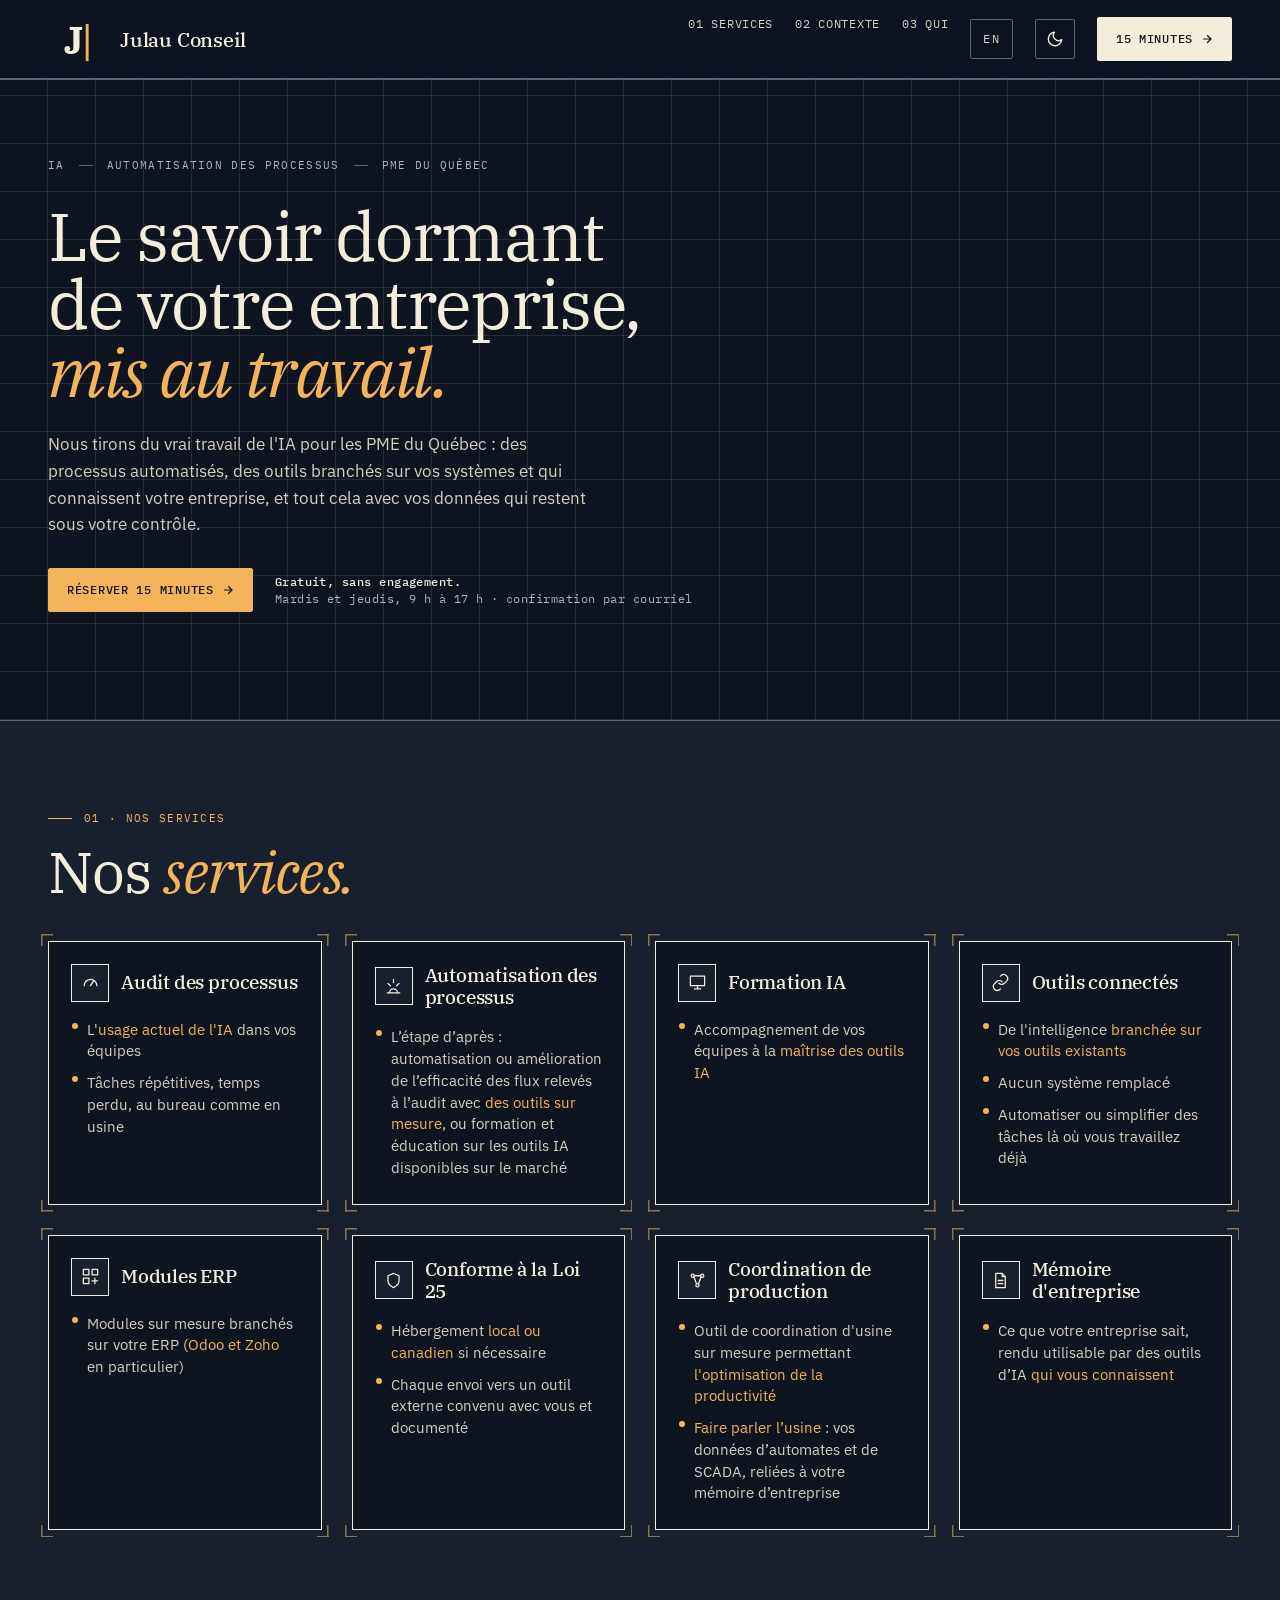
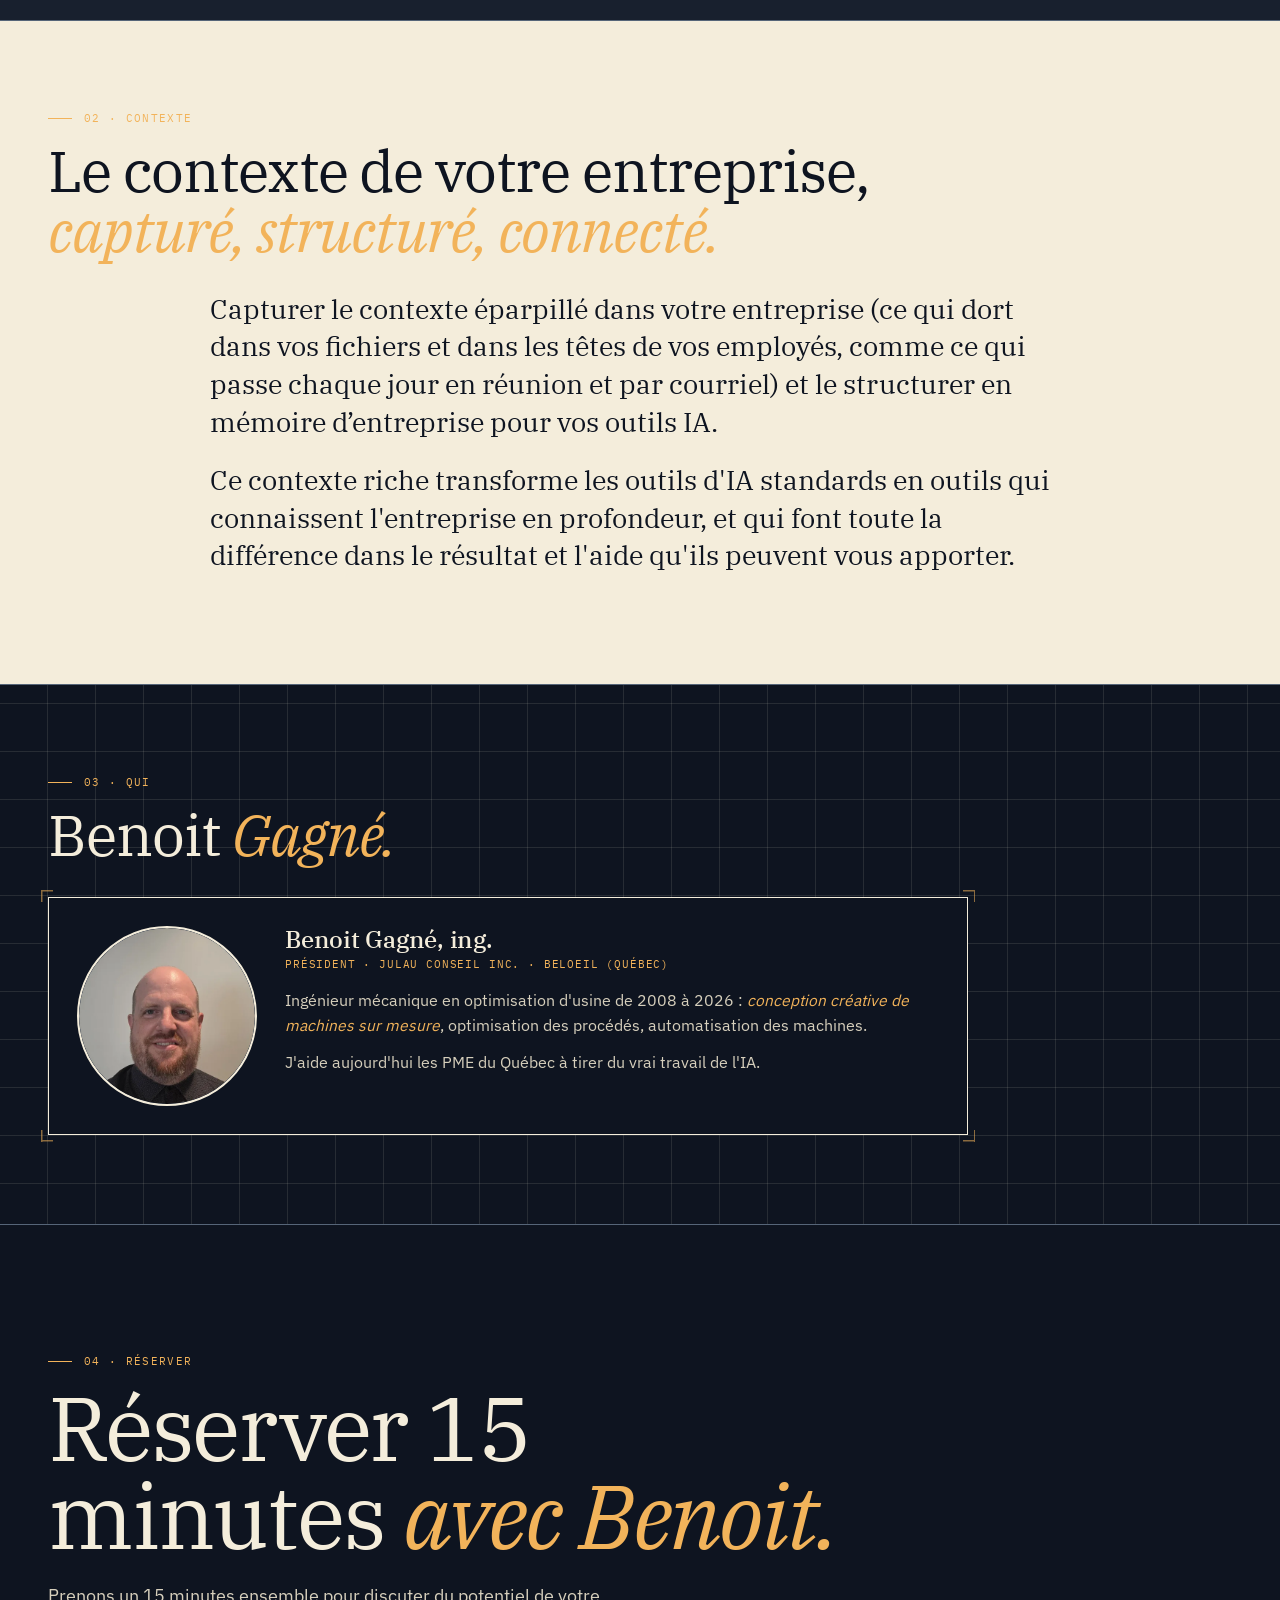
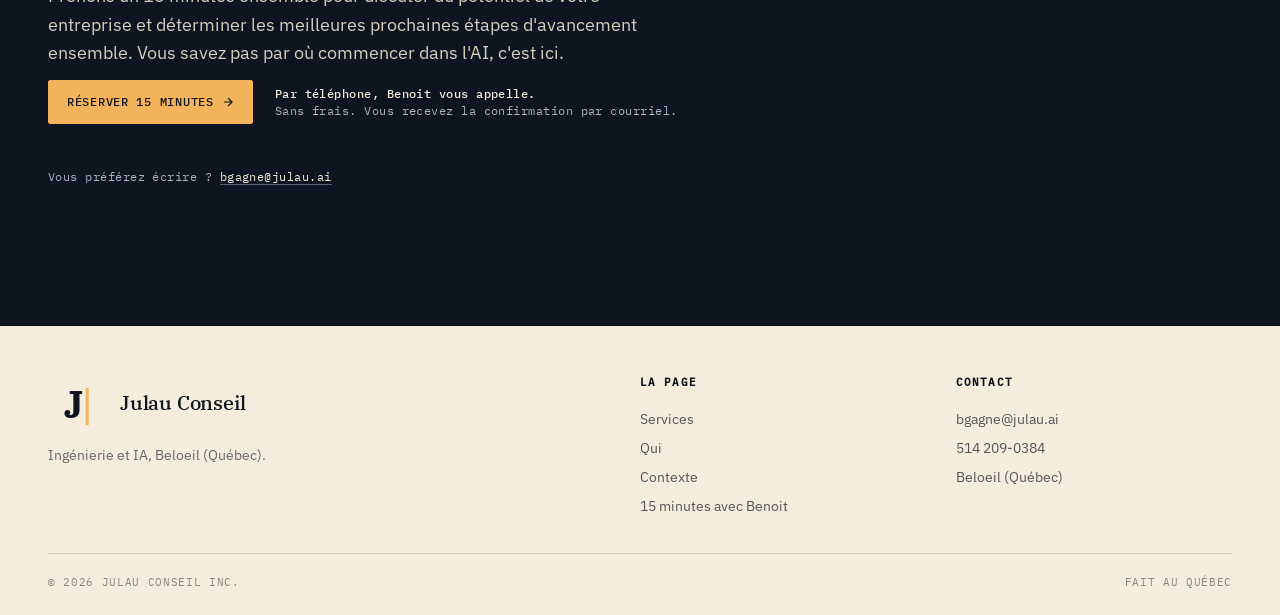
<file: index.html>
<!doctype html>
<html lang="fr" data-theme="noir"><head><meta charset="utf-8"/><meta name="viewport" content="width=device-width,initial-scale=1"/>
<title>Julau Conseil · IA et automatisation des processus</title>
<meta name="description" content="Julau Conseil : audit et automatisation des processus, formation IA, outils connectés, modules ERP (Odoo, Zoho) et coordination de production pour les PME du Québec. Vos données sous votre contrôle. Réserver 15 minutes.">
<link rel="canonical" href="https://julau.ai/">
<link rel="alternate" hreflang="fr" href="https://julau.ai/">
<link rel="alternate" hreflang="x-default" href="https://julau.ai/">
<link rel="alternate" hreflang="en" href="https://julau.ai/en/">
<link rel="stylesheet" href="fonts.css"><link rel="stylesheet" href="site.css">
<link rel="stylesheet" href="v13-anim.css">
<script>(function(){try{var t=localStorage.getItem('julau-theme');document.documentElement.setAttribute('data-theme',(t==='noir'||t==='atelier')?t:'noir')}catch(_){document.documentElement.setAttribute('data-theme','noir')}})();</script>
<style>
/* v13 · la version simple (COMMENTAIRES-BENOIT-2026-09-15.md) : hero tranché, sept tuiles égales, le fond, qui, réserver. */
.sv p{font-size:14.5px}
section{padding:clamp(56px,7vw,92px) 0}
.sept .sv{padding:22px 22px 20px}
.sept .sv h3{font-size:19px;margin-bottom:8px}
.fp{width:180px;height:180px}@media(max-width:640px){.fp{width:150px;height:150px}}
@media(min-width:641px){.f{grid-template-columns:180px 1fr}}
</style>
</head><body>

<header class="nav"><div class="wrap ni">
<a href="#" class="logo"><svg class="lm" viewBox="0 0 100 100" aria-label="J"><text x="62" y="76" text-anchor="end" font-size="66">J</text><rect x="65" y="24" width="5" height="64"/></svg>Julau Conseil</a>
<nav class="nl"><a href="#services" class="hs">01 Services</a><a href="#fond" class="hs">02 Contexte</a><a href="#qui" class="hs">03 Qui</a>
<a href="en/" class="lang" hreflang="en" lang="en">EN</a>
<button class="tglt" id="themeToggle" aria-label="Basculer entre thème clair et sombre" title="Basculer thème">
  <svg class="sun" viewBox="0 0 24 24" fill="none" stroke="currentColor" stroke-width="1.8" stroke-linecap="round" stroke-linejoin="round"><circle cx="12" cy="12" r="4"/><path d="M12 2v2M12 20v2M4.93 4.93l1.41 1.41M17.66 17.66l1.41 1.41M2 12h2M20 12h2M4.93 19.07l1.41-1.41M17.66 6.34l1.41-1.41"/></svg>
  <svg class="moon" viewBox="0 0 24 24" fill="none" stroke="currentColor" stroke-width="1.8" stroke-linecap="round" stroke-linejoin="round"><path d="M21 12.79A9 9 0 1 1 11.21 3 7 7 0 0 0 21 12.79z"/></svg>
</button>
<a href="https://agenticos-lab.tail023ea2.ts.net/bgagne/premier-contact" class="btn b1" rel="noopener">15 minutes <svg class="ar" width="12" height="12" viewBox="0 0 24 24" fill="none" stroke="currentColor" stroke-width="2.4" stroke-linecap="round"><path d="M5 12h14M13 5l7 7-7 7"/></svg></a></nav>
</div></header>

<section class="hero"><div class="wrap">
  <div class="h-meta v13-rv"><span>IA</span><span class="s"></span><span>Automatisation des processus</span><span class="s"></span><span>PME du Québec</span></div>
  <h1 class="ht v13-rv d1">Le savoir dormant de votre entreprise, <span class="em">mis au travail.</span></h1>
<p class="hs v13-rv d2">Nous tirons du vrai travail de l'IA pour les PME du Québec : des processus automatisés, des outils branchés sur vos systèmes et qui connaissent votre entreprise, et tout cela avec vos données qui restent sous votre contrôle.</p>
  <div class="hc v13-rv d3">
    <a href="https://agenticos-lab.tail023ea2.ts.net/bgagne/premier-contact" class="btn b1 rouille" rel="noopener">Réserver 15 minutes <svg class="ar" width="12" height="12" viewBox="0 0 24 24" fill="none" stroke="currentColor" stroke-width="2.4" stroke-linecap="round"><path d="M5 12h14M13 5l7 7-7 7"/></svg></a>
    <div class="dispo"><b>Gratuit, sans engagement.</b><br>Mardis et jeudis, 9 h à 17 h · confirmation par courriel</div>
  </div>
</div></section>

<section class="plein" id="services"><div class="wrap">
  <div class="v13-rv"><div class="sn">01 · Nos services</div>
  <h2 class="st">Nos <span class="em">services.</span></h2></div>
  <div class="sept">
    <div class="sv v13-rv d1"><div class="tete"><div class="ib"><svg viewBox="0 0 24 24"><path d="M4 16a8 8 0 0 1 16 0"/><path d="M12 16l4-6"/></svg></div><h3>Audit des processus</h3></div>
      <ul><li>L'<span class="em">usage actuel de l'IA</span> dans vos équipes</li><li>Tâches répétitives, temps perdu, au bureau comme en usine</li></ul></div>
    <div class="sv v13-rv d2"><div class="tete"><div class="ib"><svg viewBox="0 0 24 24"><path d="M12 3v4M5 8l3 3M19 8l-3 3M4 20h16M7 20a5 5 0 0 1 10 0"/></svg></div><h3>Automatisation des processus</h3></div>
      <ul><li>L’étape d’après : automatisation ou amélioration de l’efficacité des flux relevés à l’audit avec <span class="em">des outils sur mesure</span>, ou formation et éducation sur les outils IA disponibles sur le marché</li></ul></div>
    <div class="sv v13-rv d3"><div class="tete"><div class="ib"><svg viewBox="0 0 24 24"><rect x="3" y="4" width="18" height="12"/><path d="M8 20h8M12 16v4"/></svg></div><h3>Formation IA</h3></div>
      <ul><li>Accompagnement de vos équipes à la <span class="em">maîtrise des outils IA</span></li></ul></div>
    <div class="sv v13-rv d4"><div class="tete"><div class="ib"><svg viewBox="0 0 24 24"><path d="M10 13a5 5 0 0 0 7 0l3-3a5 5 0 0 0-7-7l-1 1"/><path d="M14 11a5 5 0 0 0-7 0l-3 3a5 5 0 0 0 7 7l1-1"/></svg></div><h3>Outils connectés</h3></div>
      <ul><li>De l'intelligence <span class="em">branchée sur vos outils existants</span></li><li>Aucun système remplacé</li><li>Automatiser ou simplifier des tâches là où vous travaillez déjà</li></ul></div>
    <div class="sv v13-rv d1"><div class="tete"><div class="ib"><svg viewBox="0 0 24 24"><rect x="3" y="3" width="7" height="7"/><rect x="14" y="3" width="7" height="7"/><rect x="3" y="14" width="7" height="7"/><path d="M17.5 14v7M14 17.5h7"/></svg></div><h3>Modules ERP</h3></div>
      <ul><li>Modules sur mesure branchés sur votre ERP (<span class="em">Odoo et Zoho</span> en particulier)</li></ul></div>
    <div class="sv v13-rv d2"><div class="tete"><div class="ib"><svg viewBox="0 0 24 24"><path d="M12 21s7-3.5 7-9V6l-7-3-7 3v6c0 5.5 7 9 7 9z"/></svg></div><h3>Conforme à la Loi 25</h3></div>
      <ul><li>Hébergement <span class="em">local ou canadien</span> si nécessaire</li><li>Chaque envoi vers un outil externe convenu avec vous et documenté</li></ul></div>
    <div class="sv v13-rv d3"><div class="tete"><div class="ib"><svg viewBox="0 0 24 24"><circle cx="6" cy="6" r="2"/><circle cx="18" cy="6" r="2"/><circle cx="12" cy="18" r="2"/><path d="M7.5 7.5l3 8M16.5 7.5l-3 8M8 6h8"/></svg></div><h3>Coordination de production</h3></div>
      <ul><li>Outil de coordination d'usine sur mesure permettant <span class="em">l'optimisation de la productivité</span></li>
          <li><span class="em">Faire parler l’usine</span> : vos données d’automates et de SCADA, reliées à votre mémoire d’entreprise</li>
        </ul></div>
    <div class="sv v13-rv d4"><div class="tete"><div class="ib"><svg viewBox="0 0 24 24"><path d="M6 3h8l4 4v14H6z"/><path d="M14 3v4h4"/><path d="M9 12h6M9 16h6"/></svg></div><h3>Mémoire d'entreprise</h3></div><ul><li>Ce que votre entreprise sait, rendu utilisable par des outils d’IA <span class="em">qui vous connaissent</span></li></ul></div>
  </div>
</div></section>

<section class="prf" id="fond"><div class="wrap">
  <div class="v13-rv"><div class="sn">02 · Contexte</div><h2 class="st">Le contexte de votre entreprise, <span class="em">capturé, structuré, connecté.</span></h2></div>
  <div class="lt v13-rv d1">
    <p>Capturer le contexte éparpillé dans votre entreprise (ce qui dort dans vos fichiers et dans les têtes de vos employés, comme ce qui passe chaque jour en réunion et par courriel) et le structurer en mémoire d’entreprise pour vos outils IA.</p>
    <p>Ce contexte riche transforme les outils d'IA standards en outils qui connaissent l'entreprise en profondeur, et qui font toute la différence dans le résultat et l'aide qu'ils peuvent vous apporter.</p>
  </div>
</div></section>

<section id="qui"><div class="wrap">
  <div class="v13-rv"><div class="sn">03 · Qui</div><h2 class="st">Benoit <span class="em">Gagné.</span></h2></div>
  <div class="f v13-rv d1" style="margin-top:32px">
    <div class="fp rond"><img src="portrait-rond-large-480.webp" alt="Benoit Gagné, ingénieur, président de Julau Conseil" width="180" height="180" loading="lazy"></div>
    <div><h3 class="fn">Benoit Gagné, ing.</h3><div class="fr">Président · Julau Conseil inc. · Beloeil (Québec)</div>
      <p class="fb">Ingénieur mécanique en optimisation d'usine de 2008 à 2026 : <span class="em">conception créative de machines sur mesure</span>, optimisation des procédés, automatisation des machines.</p>
      <p class="fb">J'aide aujourd'hui les PME du Québec à tirer du vrai travail de l'IA.</p></div>
  </div>
</div></section>

<section class="cf" id="reserver"><div class="wrap">
  <div class="v13-rv"><div class="sn">04 · Réserver</div>
  <h2>Réserver 15 minutes <span class="em">avec Benoit.</span></h2>
  <p class="ld">Prenons un 15 minutes ensemble pour discuter du potentiel de votre entreprise et déterminer les meilleures prochaines étapes d'avancement ensemble. Vous savez pas par où commencer dans l'AI, c'est ici.</p></div>
  <div class="hc v13-rv d1">
    <a href="https://agenticos-lab.tail023ea2.ts.net/bgagne/premier-contact" class="btn b1 rouille" rel="noopener">Réserver 15 minutes <svg class="ar" width="12" height="12" viewBox="0 0 24 24" fill="none" stroke="currentColor" stroke-width="2.4" stroke-linecap="round"><path d="M5 12h14M13 5l7 7-7 7"/></svg></a>
    <div class="dispo"><b>Par téléphone, Benoit vous appelle.</b><br>Sans frais. Vous recevez la confirmation par courriel.</div>
  </div>
  <p class="autre v13-rv d2">Vous préférez écrire ? <a href="mailto:bgagne@julau.ai?subject=Premier%20contact%20%C2%B7%2015%20minutes">bgagne@julau.ai</a></p>
</div></section>

<footer><div class="wrap">
  <div class="fgt">
    <div><div class="logo"><svg class="lm" viewBox="0 0 100 100" aria-label="J"><text x="62" y="76" text-anchor="end" font-size="66">J</text><rect x="65" y="24" width="5" height="64"/></svg>Julau Conseil</div><p>Ingénierie et IA, Beloeil (Québec).</p></div>
    <div><h4>La page</h4><ul><li><a href="#services">Services</a></li><li><a href="#qui">Qui</a></li><li><a href="#fond">Contexte</a></li><li><a href="https://agenticos-lab.tail023ea2.ts.net/bgagne/premier-contact" rel="noopener">15 minutes avec Benoit</a></li></ul></div>
    <div><h4>Contact</h4><ul><li><a href="mailto:bgagne@julau.ai">bgagne@julau.ai</a></li><li><a href="tel:+15142090384">514 209-0384</a></li><li>Beloeil (Québec)</li></ul></div>
  </div>
  <div class="fb2"><div>© 2026 Julau Conseil inc.</div><div>Fait au Québec</div></div>
</div></footer>

<script src="v13-anim.js"></script>
<script src="site.js"></script>
</body></html>
</file>
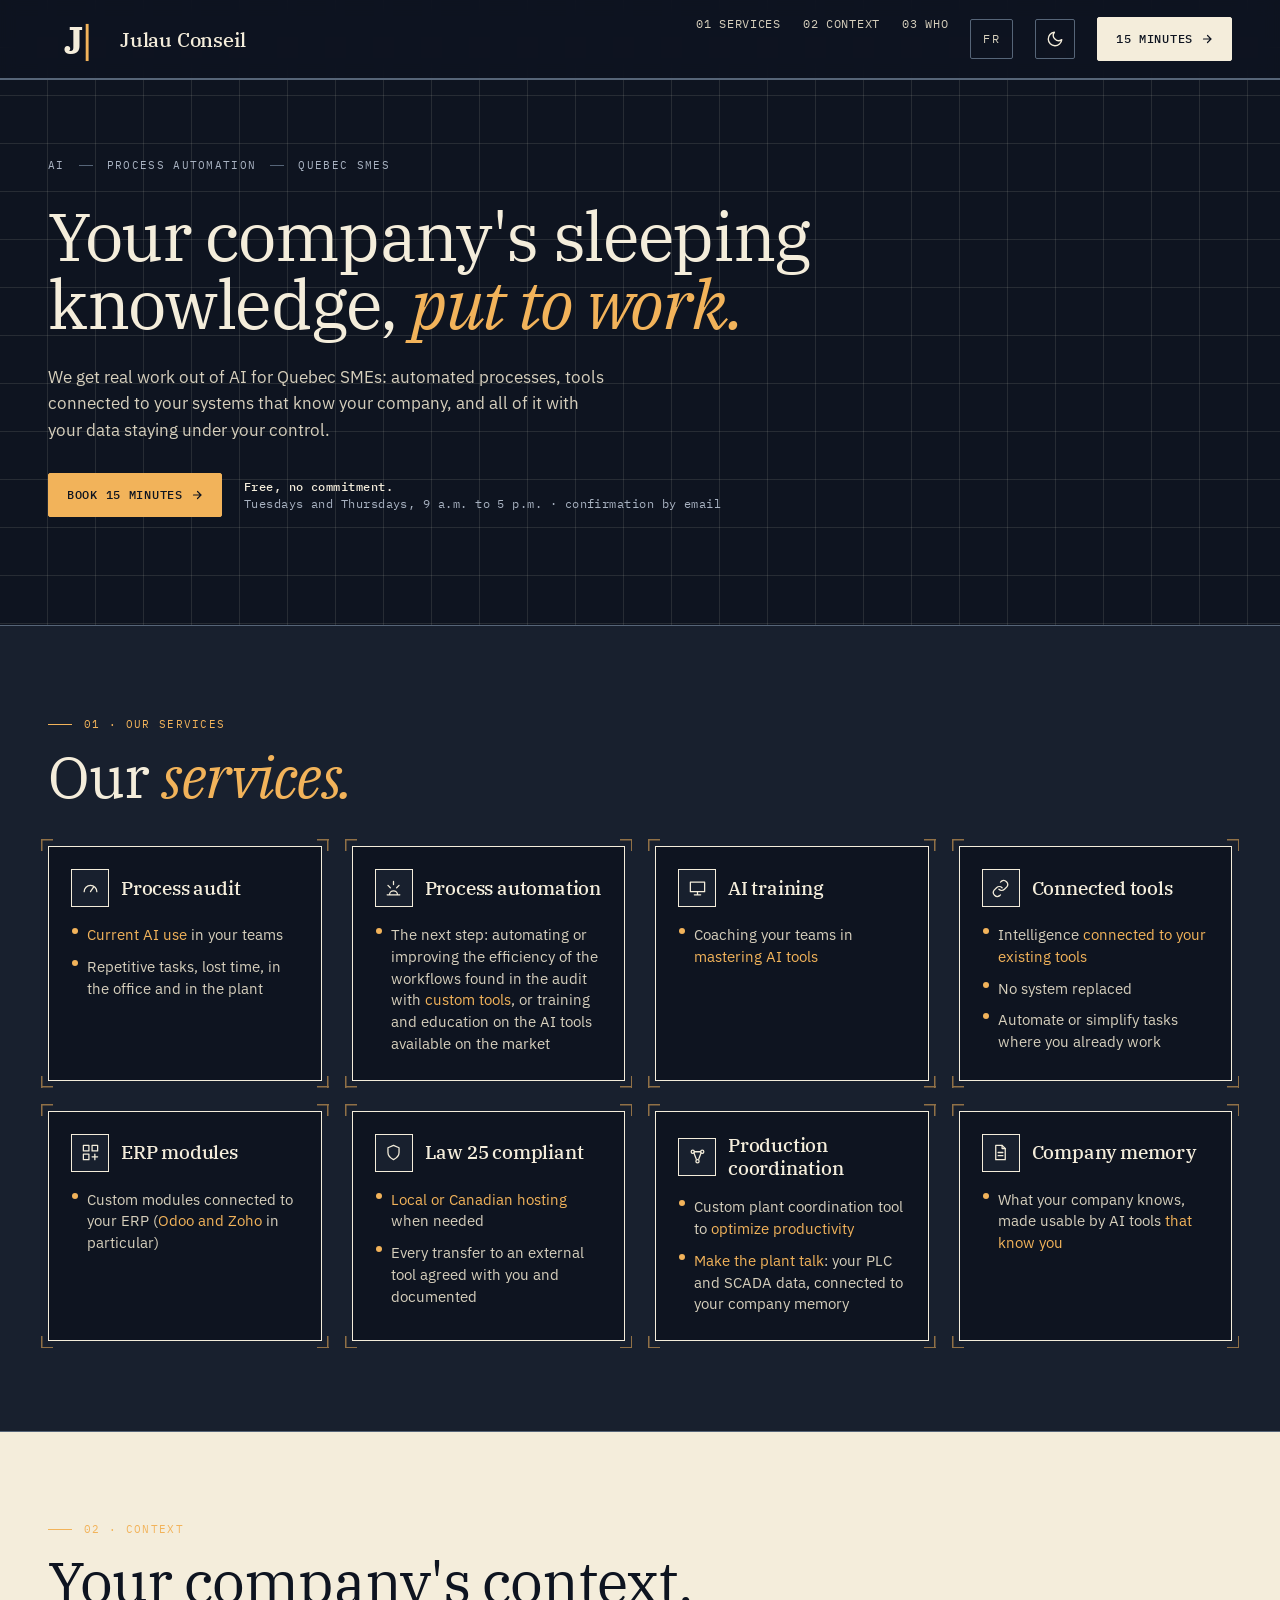
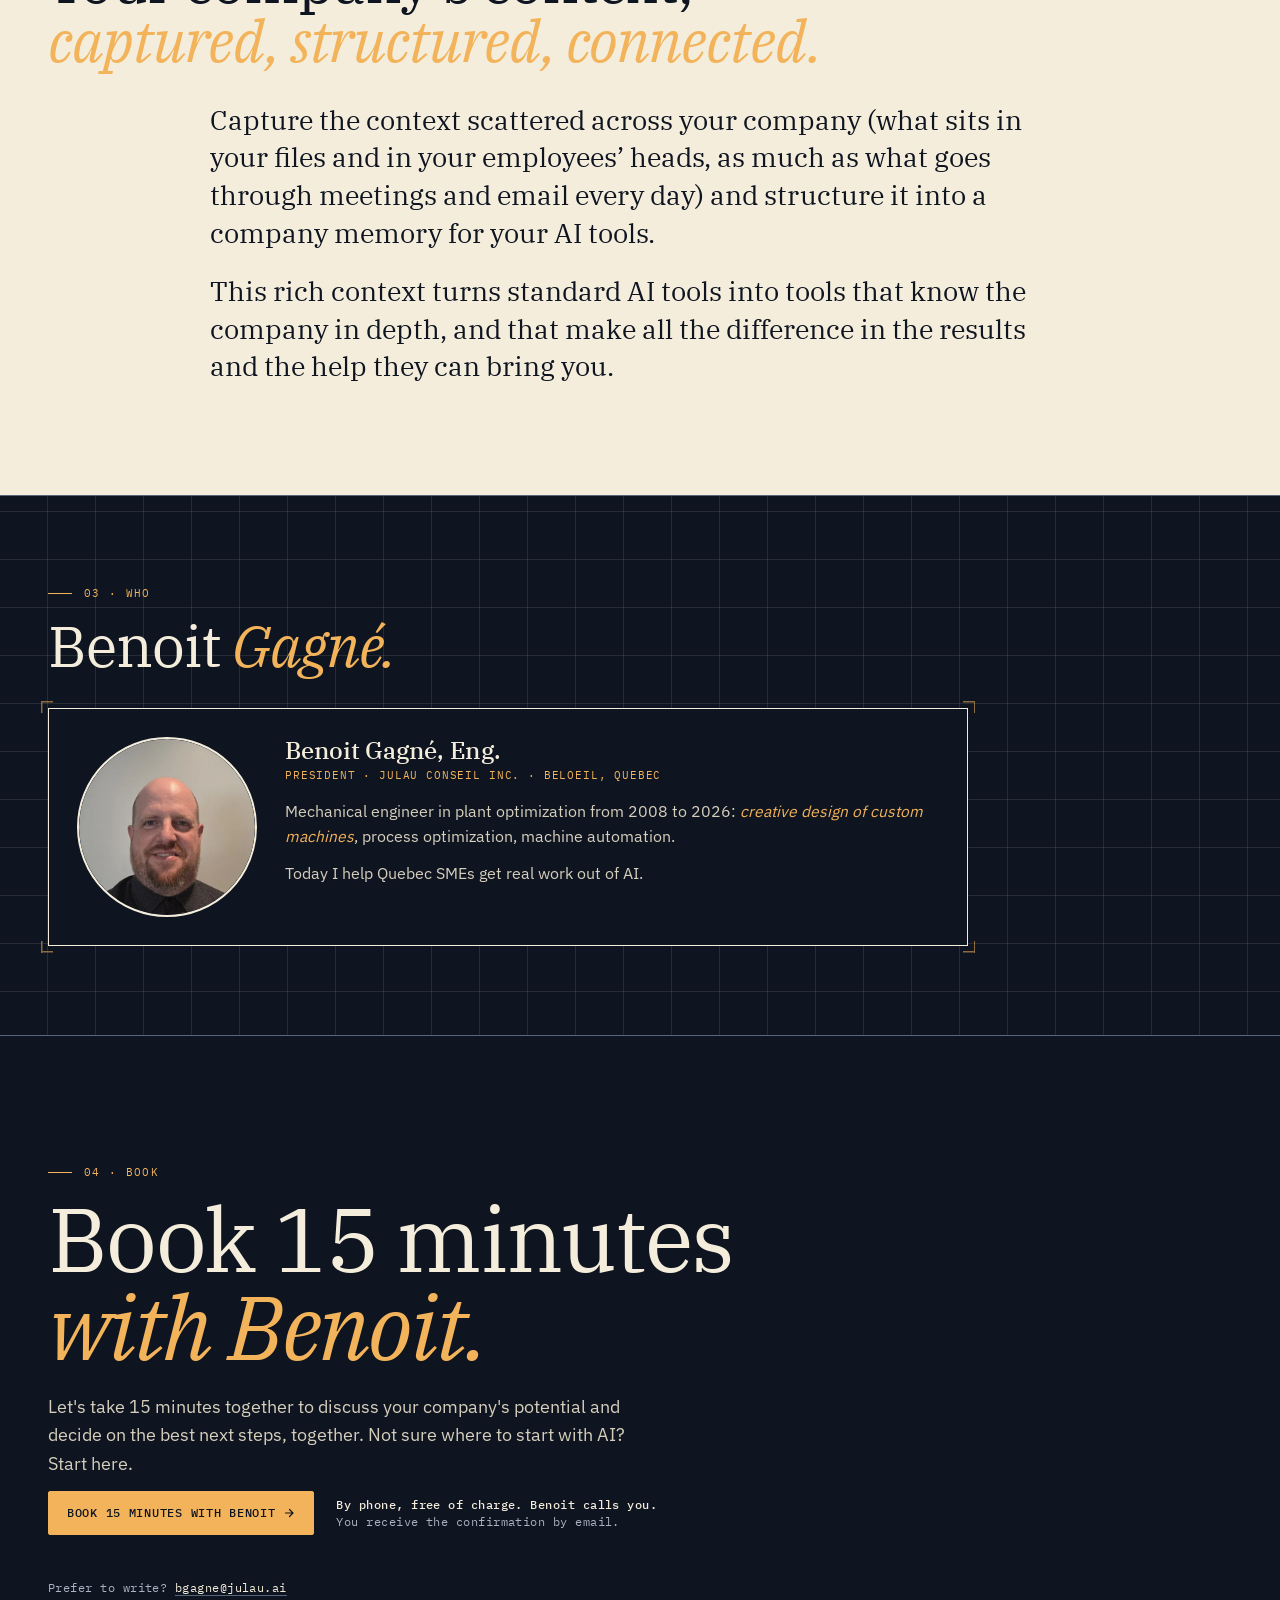
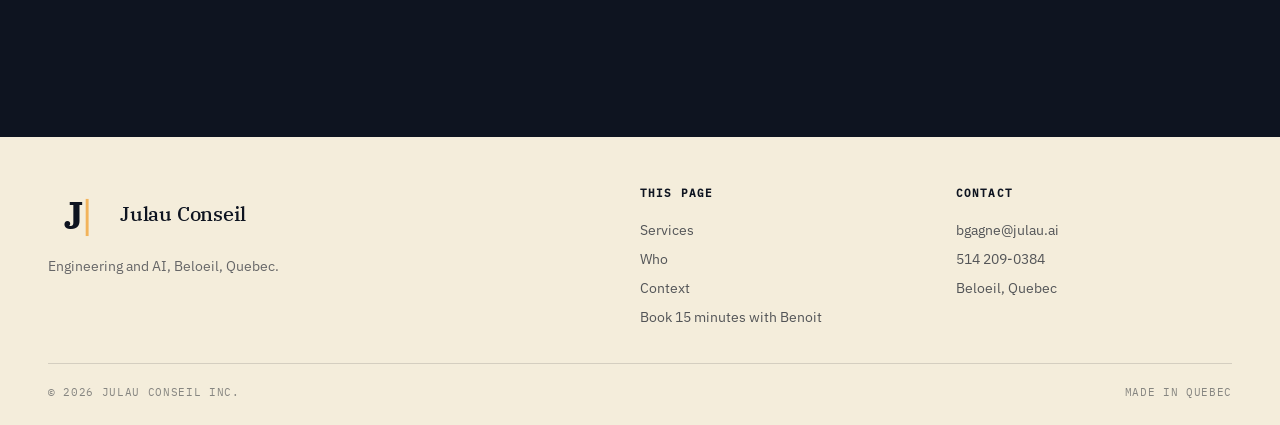
<file: en/index.html>
<!doctype html>
<html lang="en" data-theme="noir"><head><meta charset="utf-8"/><meta name="viewport" content="width=device-width,initial-scale=1"/>
<title>Julau Conseil · AI and process automation</title>
<meta name="description" content="Julau Conseil: process audit and automation, AI training, connected tools, ERP modules (Odoo, Zoho) and production coordination for Quebec SMEs. Your data under your control. Book 15 minutes.">
<link rel="canonical" href="https://julau.ai/en/">
<link rel="alternate" hreflang="en" href="https://julau.ai/en/">
<link rel="alternate" hreflang="fr" href="https://julau.ai/">
<link rel="alternate" hreflang="x-default" href="https://julau.ai/">
<link rel="stylesheet" href="../fonts.css"><link rel="stylesheet" href="../site.css">
<link rel="stylesheet" href="../v13-anim.css">
<script>(function(){try{var t=localStorage.getItem('julau-theme');document.documentElement.setAttribute('data-theme',(t==='noir'||t==='atelier')?t:'noir')}catch(_){document.documentElement.setAttribute('data-theme','noir')}})();</script>
<style>
/* v13 · la version simple (COMMENTAIRES-BENOIT-2026-09-15.md) : hero tranché, sept tuiles égales, le fond, qui, réserver. */
.sv p{font-size:14.5px}
section{padding:clamp(56px,7vw,92px) 0}
.sept .sv{padding:22px 22px 20px}
.sept .sv h3{font-size:19px;margin-bottom:8px}
.fp{width:180px;height:180px}@media(max-width:640px){.fp{width:150px;height:150px}}
@media(min-width:641px){.f{grid-template-columns:180px 1fr}}
</style>
</head><body>

<header class="nav"><div class="wrap ni">
<a href="#" class="logo"><svg class="lm" viewBox="0 0 100 100" aria-label="J"><text x="62" y="76" text-anchor="end" font-size="66">J</text><rect x="65" y="24" width="5" height="64"/></svg>Julau Conseil</a>
<nav class="nl"><a href="#services" class="hs">01 Services</a><a href="#fond" class="hs">02 Context</a><a href="#qui" class="hs">03 Who</a>
<a href="../" class="lang" hreflang="fr" lang="fr">FR</a>
<button class="tglt" id="themeToggle" aria-label="Switch between light and dark theme" title="Switch theme">
  <svg class="sun" viewBox="0 0 24 24" fill="none" stroke="currentColor" stroke-width="1.8" stroke-linecap="round" stroke-linejoin="round"><circle cx="12" cy="12" r="4"/><path d="M12 2v2M12 20v2M4.93 4.93l1.41 1.41M17.66 17.66l1.41 1.41M2 12h2M20 12h2M4.93 19.07l1.41-1.41M17.66 6.34l1.41-1.41"/></svg>
  <svg class="moon" viewBox="0 0 24 24" fill="none" stroke="currentColor" stroke-width="1.8" stroke-linecap="round" stroke-linejoin="round"><path d="M21 12.79A9 9 0 1 1 11.21 3 7 7 0 0 0 21 12.79z"/></svg>
</button>
<a href="https://agenticos-lab.tail023ea2.ts.net/bgagne/premier-contact" class="btn b1" rel="noopener">15 minutes <svg class="ar" width="12" height="12" viewBox="0 0 24 24" fill="none" stroke="currentColor" stroke-width="2.4" stroke-linecap="round"><path d="M5 12h14M13 5l7 7-7 7"/></svg></a></nav>
</div></header>

<section class="hero"><div class="wrap">
  <div class="h-meta v13-rv"><span>AI</span><span class="s"></span><span>Process automation</span><span class="s"></span><span>Quebec SMEs</span></div>
  <h1 class="ht v13-rv d1">Your company's sleeping knowledge, <span class="em">put to work.</span></h1>
<p class="hs v13-rv d2">We get real work out of AI for Quebec SMEs: automated processes, tools connected to your systems that know your company, and all of it with your data staying under your control.</p>
  <div class="hc v13-rv d3">
    <a href="https://agenticos-lab.tail023ea2.ts.net/bgagne/premier-contact" class="btn b1 rouille" rel="noopener">Book 15 minutes <svg class="ar" width="12" height="12" viewBox="0 0 24 24" fill="none" stroke="currentColor" stroke-width="2.4" stroke-linecap="round"><path d="M5 12h14M13 5l7 7-7 7"/></svg></a>
    <div class="dispo"><b>Free, no commitment.</b><br>Tuesdays and Thursdays, 9 a.m. to 5 p.m. · confirmation by email</div>
  </div>
</div></section>

<section class="plein" id="services"><div class="wrap">
  <div class="v13-rv"><div class="sn">01 · Our services</div>
  <h2 class="st">Our <span class="em">services.</span></h2></div>
  <div class="sept">
    <div class="sv v13-rv d1"><div class="tete"><div class="ib"><svg viewBox="0 0 24 24"><path d="M4 16a8 8 0 0 1 16 0"/><path d="M12 16l4-6"/></svg></div><h3>Process audit</h3></div>
      <ul><li><span class="em">Current AI use</span> in your teams</li><li>Repetitive tasks, lost time, in the office and in the plant</li></ul></div>
    <div class="sv v13-rv d2"><div class="tete"><div class="ib"><svg viewBox="0 0 24 24"><path d="M12 3v4M5 8l3 3M19 8l-3 3M4 20h16M7 20a5 5 0 0 1 10 0"/></svg></div><h3>Process automation</h3></div>
      <ul><li>The next step: automating or improving the efficiency of the workflows found in the audit with <span class="em">custom tools</span>, or training and education on the AI tools available on the market</li></ul></div>
    <div class="sv v13-rv d3"><div class="tete"><div class="ib"><svg viewBox="0 0 24 24"><rect x="3" y="4" width="18" height="12"/><path d="M8 20h8M12 16v4"/></svg></div><h3>AI training</h3></div>
      <ul><li>Coaching your teams in <span class="em">mastering AI tools</span></li></ul></div>
    <div class="sv v13-rv d4"><div class="tete"><div class="ib"><svg viewBox="0 0 24 24"><path d="M10 13a5 5 0 0 0 7 0l3-3a5 5 0 0 0-7-7l-1 1"/><path d="M14 11a5 5 0 0 0-7 0l-3 3a5 5 0 0 0 7 7l1-1"/></svg></div><h3>Connected tools</h3></div>
      <ul><li>Intelligence <span class="em">connected to your existing tools</span></li><li>No system replaced</li><li>Automate or simplify tasks where you already work</li></ul></div>
    <div class="sv v13-rv d1"><div class="tete"><div class="ib"><svg viewBox="0 0 24 24"><rect x="3" y="3" width="7" height="7"/><rect x="14" y="3" width="7" height="7"/><rect x="3" y="14" width="7" height="7"/><path d="M17.5 14v7M14 17.5h7"/></svg></div><h3>ERP modules</h3></div>
      <ul><li>Custom modules connected to your ERP (<span class="em">Odoo and Zoho</span> in particular)</li></ul></div>
    <div class="sv v13-rv d2"><div class="tete"><div class="ib"><svg viewBox="0 0 24 24"><path d="M12 21s7-3.5 7-9V6l-7-3-7 3v6c0 5.5 7 9 7 9z"/></svg></div><h3>Law 25 compliant</h3></div>
      <ul><li><span class="em">Local or Canadian hosting</span> when needed</li><li>Every transfer to an external tool agreed with you and documented</li></ul></div>
    <div class="sv v13-rv d3"><div class="tete"><div class="ib"><svg viewBox="0 0 24 24"><circle cx="6" cy="6" r="2"/><circle cx="18" cy="6" r="2"/><circle cx="12" cy="18" r="2"/><path d="M7.5 7.5l3 8M16.5 7.5l-3 8M8 6h8"/></svg></div><h3>Production coordination</h3></div>
      <ul><li>Custom plant coordination tool to <span class="em">optimize productivity</span></li>
          <li><span class="em">Make the plant talk</span>: your PLC and SCADA data, connected to your company memory</li>
        </ul></div>
    <div class="sv v13-rv d4"><div class="tete"><div class="ib"><svg viewBox="0 0 24 24"><path d="M6 3h8l4 4v14H6z"/><path d="M14 3v4h4"/><path d="M9 12h6M9 16h6"/></svg></div><h3>Company memory</h3></div><ul><li>What your company knows, made usable by AI tools <span class="em">that know you</span></li></ul></div>
  </div>
</div></section>

<section class="prf" id="fond"><div class="wrap">
  <div class="v13-rv"><div class="sn">02 · Context</div><h2 class="st">Your company's context, <span class="em">captured, structured, connected.</span></h2></div>
  <div class="lt v13-rv d1">
    <p>Capture the context scattered across your company (what sits in your files and in your employees’ heads, as much as what goes through meetings and email every day) and structure it into a company memory for your AI tools.</p>
    <p>This rich context turns standard AI tools into tools that know the company in depth, and that make all the difference in the results and the help they can bring you.</p>
  </div>
</div></section>

<section id="qui"><div class="wrap">
  <div class="v13-rv"><div class="sn">03 · Who</div><h2 class="st">Benoit <span class="em">Gagné.</span></h2></div>
  <div class="f v13-rv d1" style="margin-top:32px">
    <div class="fp rond"><img src="../portrait-rond-large-480.webp" alt="Benoit Gagné, engineer, president of Julau Conseil" width="180" height="180" loading="lazy"></div>
    <div><h3 class="fn">Benoit Gagné, Eng.</h3><div class="fr">President · Julau Conseil inc. · Beloeil, Quebec</div>
      <p class="fb">Mechanical engineer in plant optimization from 2008 to 2026: <span class="em">creative design of custom machines</span>, process optimization, machine automation.</p>
      <p class="fb">Today I help Quebec SMEs get real work out of AI.</p></div>
  </div>
</div></section>

<section class="cf" id="reserver"><div class="wrap">
  <div class="v13-rv"><div class="sn">04 · Book</div>
  <h2>Book 15 minutes <span class="em">with Benoit.</span></h2>
  <p class="ld">Let's take 15 minutes together to discuss your company's potential and decide on the best next steps, together. Not sure where to start with AI? Start here.</p></div>
  <div class="hc v13-rv d1">
    <a href="https://agenticos-lab.tail023ea2.ts.net/bgagne/premier-contact" class="btn b1 rouille" rel="noopener">Book 15 minutes with Benoit <svg class="ar" width="12" height="12" viewBox="0 0 24 24" fill="none" stroke="currentColor" stroke-width="2.4" stroke-linecap="round"><path d="M5 12h14M13 5l7 7-7 7"/></svg></a>
    <div class="dispo"><b>By phone, free of charge. Benoit calls you.</b><br>You receive the confirmation by email.</div>
  </div>
  <p class="autre v13-rv d2">Prefer to write? <a href="mailto:bgagne@julau.ai?subject=First%20contact%20%C2%B7%2015%20minutes">bgagne@julau.ai</a></p>
</div></section>

<footer><div class="wrap">
  <div class="fgt">
    <div><div class="logo"><svg class="lm" viewBox="0 0 100 100" aria-label="J"><text x="62" y="76" text-anchor="end" font-size="66">J</text><rect x="65" y="24" width="5" height="64"/></svg>Julau Conseil</div><p>Engineering and AI, Beloeil, Quebec.</p></div>
    <div><h4>This page</h4><ul><li><a href="#services">Services</a></li><li><a href="#qui">Who</a></li><li><a href="#fond">Context</a></li><li><a href="https://agenticos-lab.tail023ea2.ts.net/bgagne/premier-contact" rel="noopener">Book 15 minutes with Benoit</a></li></ul></div>
    <div><h4>Contact</h4><ul><li><a href="mailto:bgagne@julau.ai">bgagne@julau.ai</a></li><li><a href="tel:+15142090384">514 209-0384</a></li><li>Beloeil, Quebec</li></ul></div>
  </div>
  <div class="fb2"><div>© 2026 Julau Conseil inc.</div><div>Made in Quebec</div></div>
</div></footer>

<script src="../v13-anim.js"></script>
<script src="../site.js"></script>
</body></html>
</file>
<file: fonts.css>
/* IBM Plex servi en LOCAL (règle 6 du canon, Loi 25). Fichiers @fontsource, sous-ensemble latin. */
@font-face{font-family:"IBM Plex Serif";font-style:normal;font-weight:400;font-display:swap;src:url(fonts/ibm-plex-serif-latin-400-normal.woff2) format("woff2")}
@font-face{font-family:"IBM Plex Serif";font-style:italic;font-weight:400;font-display:swap;src:url(fonts/ibm-plex-serif-latin-400-italic.woff2) format("woff2")}
@font-face{font-family:"IBM Plex Serif";font-style:normal;font-weight:500;font-display:swap;src:url(fonts/ibm-plex-serif-latin-500-normal.woff2) format("woff2")}
@font-face{font-family:"IBM Plex Serif";font-style:italic;font-weight:500;font-display:swap;src:url(fonts/ibm-plex-serif-latin-500-italic.woff2) format("woff2")}
@font-face{font-family:"IBM Plex Serif";font-style:normal;font-weight:700;font-display:swap;src:url(fonts/ibm-plex-serif-latin-700-normal.woff2) format("woff2")}
@font-face{font-family:"IBM Plex Sans";font-style:normal;font-weight:400;font-display:swap;src:url(fonts/ibm-plex-sans-latin-400-normal.woff2) format("woff2")}
@font-face{font-family:"IBM Plex Sans";font-style:normal;font-weight:500;font-display:swap;src:url(fonts/ibm-plex-sans-latin-500-normal.woff2) format("woff2")}
@font-face{font-family:"IBM Plex Sans";font-style:normal;font-weight:600;font-display:swap;src:url(fonts/ibm-plex-sans-latin-600-normal.woff2) format("woff2")}
@font-face{font-family:"IBM Plex Sans";font-style:normal;font-weight:700;font-display:swap;src:url(fonts/ibm-plex-sans-latin-700-normal.woff2) format("woff2")}
@font-face{font-family:"IBM Plex Mono";font-style:normal;font-weight:400;font-display:swap;src:url(fonts/ibm-plex-mono-latin-400-normal.woff2) format("woff2")}
@font-face{font-family:"IBM Plex Mono";font-style:normal;font-weight:500;font-display:swap;src:url(fonts/ibm-plex-mono-latin-500-normal.woff2) format("woff2")}
</file>
<file: site.css>
/* julau-v12 · charpente héritée de julau-v11 (Blueprint Atelier), texte neuf.
   Jetons : pinnai/branding/design-system/pinnai.css. Aucune couleur ni police inventée.
   Brief : pinnai/projets/siteweb/DESIGN-CE-QUE-BENOIT-AIME.md (15 sept. 2026). */

:root{
  --paper:#F1EEE5;--paper-2:#E9E4D6;--paper-3:#DDD6C2;
  --ink:#0E1A2B;--ink-2:#1E2E44;--ink-3:#4A5A72;--ink-4:#7A8599;
  --line:#C4BBA4;--line-2:#A89E84;
  --blue:#1F3E6E;--accent:#C8412A;--accent-2:#A8331F;
  --grid-op:.08;
  --f-serif:"IBM Plex Serif",Georgia,serif;
  --f-sans:"IBM Plex Sans",system-ui,sans-serif;
  --f-mono:"IBM Plex Mono",ui-monospace,monospace;
  --mx:1280px;--g:clamp(20px,4vw,48px);
}
html[data-theme="noir"] body{
  --paper:#0E1420;--paper-2:#18202E;--paper-3:#232D3E;
  --ink:#F4EDDB;--ink-2:#D6CFBC;--ink-3:#A9B3C2;--ink-4:#7C8798;
  --line:#3D4A5E;--line-2:#566578;
  --blue:#8EC3F2;--accent:#F2B35A;--accent-2:#F6C478;
  --grid-op:.32;
  background-image:
    linear-gradient(rgba(245,237,219,.11) 1px,transparent 1px),
    linear-gradient(90deg,rgba(245,237,219,.11) 1px,transparent 1px);
}
html[data-theme="noir"] body::before{opacity:0}

*{box-sizing:border-box}html,body{margin:0;padding:0}html{scroll-behavior:smooth}
body{
  background:var(--paper);color:var(--ink);
  font-family:var(--f-sans);font-size:16px;line-height:1.55;
  -webkit-font-smoothing:antialiased;overflow-x:hidden;
  background-image:
    linear-gradient(var(--line) 1px,transparent 1px),
    linear-gradient(90deg,var(--line) 1px,transparent 1px);
  background-size:48px 48px;background-position:-1px -1px;
  transition:background-color .35s ease,color .35s ease;
}
body::before{content:"";position:fixed;inset:0;background:var(--paper);opacity:calc(1 - var(--grid-op));pointer-events:none;z-index:-1}
a{color:inherit;text-decoration:none}button{font:inherit;cursor:pointer;border:none;background:none;color:inherit}
:focus-visible{outline:2px solid var(--accent);outline-offset:3px}
img,svg{display:block;max-width:100%}
.wrap{max-width:var(--mx);margin:0 auto;padding:0 var(--g);position:relative}
.mono{font-family:var(--f-mono);letter-spacing:.02em}
em.em,.em{font-style:italic;color:var(--accent)}

/* coins-crochets sur les cartes */
.f,.tl,.sv,.crochets{position:relative}
.sv::before,.f::before,.tl::before,.crochets::before{
  content:"";position:absolute;inset:-8px;pointer-events:none;opacity:.55;color:var(--accent);
  background-image:
    linear-gradient(currentColor,currentColor),linear-gradient(currentColor,currentColor),
    linear-gradient(currentColor,currentColor),linear-gradient(currentColor,currentColor),
    linear-gradient(currentColor,currentColor),linear-gradient(currentColor,currentColor),
    linear-gradient(currentColor,currentColor),linear-gradient(currentColor,currentColor);
  background-repeat:no-repeat;
  background-size:12px 1.5px,1.5px 12px,12px 1.5px,1.5px 12px,12px 1.5px,1.5px 12px,12px 1.5px,1.5px 12px;
  background-position:top left,top left,top right,top right,bottom left,bottom left,bottom right,bottom right;
}
@media(max-width:640px){.sv::before,.f::before,.tl::before,.crochets::before{inset:-7px}}
/* le portrait en rond (Benoit, 15 sept. au soir) */
.fp.rond,.fp.rond img{border-radius:50%}
.fp.rond{box-shadow:none;border-width:2px}
/* sept tuiles égales (v13, la version simple) : 4 + 3 sur bureau, 2 colonnes sous 1100, 1 sous 600 */
.sept{display:grid;grid-template-columns:repeat(4,1fr);gap:30px;margin-top:40px}
@media(max-width:1100px){.sept{grid-template-columns:1fr 1fr}}
@media(max-width:600px){.sept{grid-template-columns:1fr}}
.sept .sv{border:1.5px solid var(--ink)}
.sept .sv .ib{width:38px;height:38px;border:1.5px solid var(--ink);background:var(--paper-2);display:grid;place-items:center;color:var(--ink);margin-bottom:16px}
.sept .sv .ib svg{width:19px;height:19px;stroke:currentColor;stroke-width:1.6;fill:none;stroke-linecap:round;stroke-linejoin:round}
.sept{align-items:stretch}
.sept .sv .tete{display:flex;align-items:center;gap:12px;margin-bottom:12px}
.sept .sv .tete .ib{margin:0;flex:0 0 38px}
.sept .sv .tete h3{margin:0}
.sept .sv ul{list-style:none;padding:0;margin:0}
.sept .sv li{padding:5px 0 5px 16px;position:relative;font-size:14.5px;color:var(--ink-2);line-height:1.5}
.sept .sv li::before{content:"";position:absolute;left:1px;top:.62em;width:6px;height:6px;border-radius:50%;background:var(--accent)}
.sept .sv li .em{font-style:normal;color:var(--accent)}
/* six services développés (version D) */
.six{display:grid;grid-template-columns:repeat(3,1fr);gap:30px;margin-top:44px}
@media(max-width:960px){.six{grid-template-columns:1fr 1fr}}
@media(max-width:600px){.six{grid-template-columns:1fr}}
.six .sv{border:1.5px solid var(--ink);padding:26px 26px 24px}
.six .sv .ib{width:38px;height:38px;border:1.5px solid var(--ink);background:var(--paper-2);display:grid;place-items:center;color:var(--ink);margin-bottom:16px}
.six .sv .ib svg{width:19px;height:19px;stroke:currentColor;stroke-width:1.6;fill:none;stroke-linecap:round;stroke-linejoin:round}
.six .sv h3{font-size:20px}
.six .sv p{font-size:14.5px}
.etq{display:inline-block;font-family:var(--f-mono);font-size:10px;letter-spacing:.14em;text-transform:uppercase;color:var(--accent);border:1px solid var(--accent);padding:3px 9px;border-radius:2px;margin-bottom:14px}

/* ── nav ── */
.nav{position:sticky;top:0;z-index:50;background:color-mix(in srgb,var(--paper) 88%,transparent);backdrop-filter:blur(8px);border-bottom:1px solid var(--line-2)}
.ni{display:flex;align-items:center;justify-content:space-between;height:78px;gap:12px}
.logo{display:flex;align-items:center;gap:14px;font-family:var(--f-serif);font-weight:500;font-size:20px;letter-spacing:-.01em;white-space:nowrap}
.logo .lm{width:58px;height:58px;overflow:visible;display:block;flex:0 0 58px}
.logo .lm text{font-family:var(--f-serif);font-weight:700;fill:currentColor}
.logo .lm rect{fill:var(--accent)}
.nl{display:flex;align-items:center;gap:22px}
.nl a{color:var(--ink-2);font-family:var(--f-mono);font-size:12px;text-transform:uppercase;letter-spacing:.06em;transition:color .15s}
.nl a:hover{color:var(--accent)}
@media(max-width:860px){.nl .hs{display:none}.nl{gap:10px}}
@media(max-width:430px){.logo{font-size:16px;gap:8px}.logo .lm{width:46px;height:46px;flex-basis:46px}.nl{gap:8px}.nl .btn{padding:8px 10px;font-size:10.5px;min-height:38px}.tglt{width:34px;height:34px}}
.nl .lang{font-family:var(--f-mono);font-size:12px;letter-spacing:.1em;color:var(--ink-2);border:1px solid var(--line-2);border-radius:2px;min-height:40px;padding:0 12px;display:inline-flex;align-items:center;text-transform:uppercase}
.nl .lang:hover{border-color:var(--ink);color:var(--accent)}
@media(max-width:430px){.nl .lang{min-height:34px;padding:0 8px;font-size:11px}}
.tglt{width:40px;height:40px;border:1px solid var(--line-2);background:transparent;display:grid;place-items:center;color:var(--ink);cursor:pointer;border-radius:2px;transition:border-color .18s,color .18s;position:relative;flex-shrink:0}
.tglt:hover{border-color:var(--ink);color:var(--accent)}
.tglt svg{width:18px;height:18px;display:block;transition:transform .45s cubic-bezier(.6,.1,.3,1),opacity .3s ease;position:absolute}
.tglt .sun{opacity:1;transform:rotate(0)}.tglt .moon{opacity:0;transform:rotate(90deg) scale(.6)}
html[data-theme="noir"] .tglt .sun{opacity:0;transform:rotate(-90deg) scale(.6)}
html[data-theme="noir"] .tglt .moon{opacity:1;transform:rotate(0) scale(1)}
.btn{display:inline-flex;align-items:center;gap:8px;padding:10px 18px;font-family:var(--f-mono);font-size:12px;font-weight:500;text-transform:uppercase;letter-spacing:.06em;min-height:44px;white-space:nowrap;border-radius:2px;transition:transform .15s,background .2s,border-color .2s,color .2s}
.b1{background:var(--ink);color:var(--paper);border:1px solid var(--ink)}.b1:hover{background:var(--accent);border-color:var(--accent);transform:translateY(-1px)}
.bg{background:transparent;color:var(--ink);border:1px solid var(--ink)}.bg:hover{background:var(--ink);color:var(--paper)}
.nl a.b1{color:var(--paper)}.nl a.b1:hover{color:var(--paper)}
.btn .ar{transition:transform .15s}.btn:hover .ar{transform:translateX(2px)}
.b1.rouille{background:var(--accent);border-color:var(--accent);color:#F4EDDB}
.b1.rouille:hover{background:var(--accent-2);border-color:var(--accent-2)}
html[data-theme="noir"] .b1.rouille{color:#0E1420}

/* ── hero ── */
.hero{position:relative;padding:clamp(44px,6vw,80px) 0 clamp(40px,5vw,72px)}
.h-meta{font-family:var(--f-mono);font-size:11px;color:var(--ink-3);text-transform:uppercase;letter-spacing:.12em;margin-bottom:28px;display:flex;gap:14px;align-items:center;flex-wrap:wrap}
.h-meta .s{width:14px;height:1px;background:var(--line-2)}
h1.ht{font-family:var(--f-serif);font-weight:400;font-size:clamp(38px,5.3vw,74px);line-height:1;letter-spacing:-.02em;margin:0 0 26px;text-wrap:balance;max-width:19ch}
h1.ht .em{font-style:italic;color:var(--accent)}
.hs{font-size:clamp(16px,1.3vw,19px);color:var(--ink-2);max-width:56ch;line-height:1.6;margin:0 0 30px}
.hc{display:flex;gap:14px 22px;flex-wrap:wrap;align-items:center;margin-bottom:44px}
.dispo{font-family:var(--f-mono);font-size:11.5px;color:var(--ink-3);letter-spacing:.04em;line-height:1.5}
.dispo b{color:var(--ink);font-weight:500}

/* la bande des six tuiles : le verso de la carte */
.t6{border-top:1px solid var(--line-2);padding-top:20px;display:grid;grid-template-columns:repeat(6,1fr);gap:12px 18px}
@media(max-width:1000px){.t6{grid-template-columns:repeat(3,1fr)}}
@media(max-width:600px){.t6{grid-template-columns:1fr 1fr}}
.t6 .ti6{display:flex;align-items:center;gap:10px;min-width:0}
.t6 .ib{width:34px;height:34px;flex:0 0 34px;border:1.5px solid var(--ink);background:var(--paper-2);display:grid;place-items:center;color:var(--ink)}
.t6 .ib svg{width:17px;height:17px;stroke:currentColor;stroke-width:1.6;fill:none;stroke-linecap:round;stroke-linejoin:round}
.t6 .lb{font-family:var(--f-mono);font-size:10.5px;letter-spacing:.1em;text-transform:uppercase;color:var(--ink-2);line-height:1.3}

/* ── sections ── */
section{padding:clamp(72px,9vw,120px) 0;position:relative;border-top:1px solid var(--line-2)}
.plein{background:var(--paper-2)}
.sn{font-family:var(--f-mono);font-size:11px;color:var(--accent);text-transform:uppercase;letter-spacing:.12em;margin-bottom:14px;display:flex;gap:12px;align-items:center}
.sn::before{content:"";width:24px;height:1px;background:var(--accent)}
h2.st{font-family:var(--f-serif);font-weight:400;font-size:clamp(32px,4.8vw,58px);line-height:1.02;letter-spacing:-.018em;margin:0 0 18px;max-width:24ch;text-wrap:balance}
h2.st .em{font-style:italic;color:var(--accent)}
.sl{font-size:clamp(16px,1.3vw,18px);color:var(--ink-2);max-width:60ch;line-height:1.6}

/* les trois peurs */
.sg{display:grid;grid-template-columns:repeat(3,1fr);gap:30px;margin-top:48px}
@media(max-width:900px){.sg{grid-template-columns:1fr;gap:30px}}
.sv{padding:28px;border:1.5px solid var(--ink);display:flex;flex-direction:column;background:var(--paper);transition:background .2s}
.sv:hover{background:var(--paper-2)}
.sv .num{font-family:var(--f-serif);font-style:italic;font-size:44px;line-height:1;color:var(--accent);margin-bottom:18px}
.sv h3{font-family:var(--f-serif);font-weight:500;font-size:22px;line-height:1.2;margin:0 0 12px;letter-spacing:-.01em}
.sv p{color:var(--ink-2);font-size:15px;margin:0;line-height:1.6}
.sv p b{color:var(--ink);font-weight:500}

/* le fond, deux colonnes */
.pg{display:grid;grid-template-columns:1.1fr 1fr;gap:clamp(32px,5vw,80px);align-items:start;margin-top:48px}
@media(max-width:900px){.pg{grid-template-columns:1fr}}
.pb p{font-size:17px;color:var(--ink-2);margin:0 0 16px;max-width:56ch;line-height:1.65}
.pb p .em{font-style:italic;color:var(--accent)}
.tl{background:var(--paper);border:1.5px solid var(--ink);padding:24px}
.tl h3{font-family:var(--f-serif);font-weight:500;font-size:18px;margin:0 0 16px;letter-spacing:-.005em}
.ti{display:grid;grid-template-columns:32px 1fr;gap:14px;padding:12px 0;border-bottom:1px dashed var(--line)}
.ti:last-child{border-bottom:none}
.tii{width:32px;height:32px;border:1.5px solid var(--ink);background:var(--paper-2);display:grid;place-items:center;color:var(--ink);font-family:var(--f-mono);font-size:11px}
.tt{font-weight:600;font-size:14.5px;margin-bottom:3px}
.td{font-size:13.5px;color:var(--ink-2);line-height:1.5}

/* l'inversion : la diapositive dans l'autre couleur */
.prf{background:var(--ink);color:var(--paper)}
.prf .sn{color:var(--accent)}.prf .sn::before{background:var(--accent)}
.prf h2.st{color:var(--paper)}.prf h2.st .em{color:var(--accent)}
.lt{max-width:860px;margin:0 auto;padding-top:12px}
.lt p{font-family:var(--f-serif);font-weight:400;font-size:clamp(19px,2.2vw,27px);line-height:1.4;margin:0 0 20px;text-wrap:pretty}
.lt p .em{font-style:italic;color:var(--accent)}
.lt.lettrine p:first-of-type::first-letter{font-size:2.8em;float:left;line-height:.85;color:var(--accent);padding:6px 14px 0 0;font-family:var(--f-serif)}
.ls{margin-top:32px;padding-top:22px;border-top:1px solid color-mix(in srgb,var(--paper) 20%,transparent)}
.lsg{font-family:var(--f-serif);font-style:italic;font-size:34px;color:var(--accent);margin-bottom:6px;line-height:1}
.lsn{font-family:var(--f-serif);font-size:17px;font-weight:500}
.lsr{font-family:var(--f-mono);font-size:10.5px;color:var(--ink-4);text-transform:uppercase;letter-spacing:.06em;margin-top:3px}

/* le fondateur */
.fi{display:grid;grid-template-columns:1fr 1.2fr;gap:clamp(32px,5vw,72px);align-items:end;margin-bottom:40px}
@media(max-width:900px){.fi{grid-template-columns:1fr}}
.f{background:var(--paper);border:1.5px solid var(--ink);padding:28px;display:grid;grid-template-columns:200px 1fr;gap:28px;align-items:start;max-width:920px}
@media(max-width:640px){.f{grid-template-columns:1fr}}
.fp{width:200px;height:200px;background:var(--paper-3);border:1.5px solid var(--ink);overflow:hidden;box-shadow:5px 5px 0 var(--line-2)}
.fp img{width:100%;height:100%;object-fit:cover}
@media(max-width:640px){.fp{width:160px;height:160px}}
.fn{font-family:var(--f-serif);font-weight:500;font-size:24px;margin:0 0 4px;letter-spacing:-.01em;line-height:1.1}
.fr{font-family:var(--f-mono);font-size:10.5px;color:var(--accent);text-transform:uppercase;letter-spacing:.08em;margin-bottom:16px}
.fb{font-size:15.5px;color:var(--ink-2);line-height:1.6;margin:0 0 12px}
.fb .em{font-style:italic;color:var(--accent)}

/* la réservation : maquette du geste, un jour, une heure, trois champs */
.cf{padding:clamp(80px,10vw,130px) 0;background:var(--paper);position:relative}
.cf h2{font-family:var(--f-serif);font-weight:400;font-size:clamp(40px,7vw,96px);line-height:.98;letter-spacing:-.025em;margin:0 0 22px;max-width:16ch;text-wrap:balance}
.cf h2 .em{font-style:italic;color:var(--accent)}
.cf .ld{font-size:clamp(16px,1.4vw,19px);color:var(--ink-2);max-width:56ch;margin:0 0 12px;line-height:1.6}
.cf .ld2{font-size:15.5px;color:var(--ink-3);max-width:60ch;margin:0 0 36px;line-height:1.6}
.resa{background:var(--paper);border:1.5px solid var(--ink);padding:clamp(20px,3vw,32px);max-width:920px;box-shadow:8px 8px 0 var(--line-2);position:relative}
.resa .etapes{display:flex;gap:0;margin:0 0 22px;border-bottom:1px solid var(--line);flex-wrap:wrap}
.resa .etape{font-family:var(--f-mono);font-size:11px;letter-spacing:.1em;text-transform:uppercase;color:var(--ink-4);padding:0 14px;min-height:42px;display:flex;align-items:center;gap:8px;border-bottom:2px solid transparent;margin-bottom:-1px}
.resa .etape.vive{color:var(--ink);border-bottom-color:var(--accent)}
.resa .etape .n{width:18px;height:18px;border:1px solid currentColor;border-radius:50%;display:grid;place-items:center;font-size:9.5px}
.resa .panneau{display:none}.resa .panneau.vu{display:block}
.resa .jours{display:grid;grid-template-columns:repeat(auto-fill,minmax(180px,1fr));gap:12px}
@media(max-width:640px){.resa .jours{grid-template-columns:1fr 1fr}}
.resa .jour{background:var(--paper-2);border:1px solid var(--line-2);border-radius:2px;padding:14px 16px;text-align:left;cursor:pointer;color:var(--ink);min-height:72px;font-family:var(--f-sans)}
.resa .jour:hover{border-color:var(--accent)}
.resa .jour .sem{font-family:var(--f-mono);font-size:10.5px;letter-spacing:.12em;text-transform:uppercase;color:var(--ink-4);display:block;margin-bottom:4px}
.resa .jour .dat{font-size:16px;font-weight:600;display:block}
.resa .heures{display:grid;grid-template-columns:repeat(auto-fill,minmax(96px,1fr));gap:9px}
.resa .heure{background:var(--paper);border:1px solid var(--line-2);border-radius:2px;min-height:46px;cursor:pointer;font-family:var(--f-mono);font-size:13.5px;color:var(--ink)}
.resa .heure:hover{border-color:var(--accent);color:var(--accent)}
.resa .heure.prise{opacity:.34;cursor:not-allowed;text-decoration:line-through}
.resa .midi{grid-column:1/-1;font-family:var(--f-mono);font-size:10px;letter-spacing:.14em;text-transform:uppercase;color:var(--ink-4);display:flex;align-items:center;gap:10px;margin:8px 0 2px}
.resa .midi::before,.resa .midi::after{content:"";flex:1;height:1px;background:var(--line)}
.resa .recap{background:var(--paper-2);border-left:2px solid var(--accent);padding:12px 16px;margin:0 0 20px}
.resa .recap .q{font-family:var(--f-mono);font-size:10.5px;letter-spacing:.12em;text-transform:uppercase;color:var(--ink-4);display:block;margin-bottom:3px}
.resa .recap .r{font-size:16px;font-weight:600}
.resa form{display:grid;gap:16px;max-width:520px}
.resa label{display:block;font-family:var(--f-mono);font-size:10.5px;letter-spacing:.12em;text-transform:uppercase;color:var(--ink-3);margin:0 0 6px}
.resa input{width:100%;min-height:46px;padding:0 14px;font-family:var(--f-sans);font-size:15px;color:var(--ink);background:var(--paper);border:1px solid var(--line-2);border-radius:2px}
.resa input:focus{outline:2px solid var(--accent);outline-offset:1px;border-color:var(--accent)}
.resa .aide{font-family:var(--f-mono);font-size:11px;color:var(--ink-4);margin:6px 0 0;line-height:1.5}
.resa .retour{font-family:var(--f-mono);font-size:11.5px;letter-spacing:.06em;color:var(--ink-4);padding:10px 0;min-height:40px}
.resa .retour:hover{color:var(--accent)}
.resa .souv{display:flex;gap:11px;align-items:flex-start;border-top:1px solid var(--line);margin:28px 0 0;padding:16px 0 0;max-width:64ch}
.resa .souv svg{flex-shrink:0;margin-top:2px;stroke:var(--ink-3);fill:none;stroke-width:1.6;width:17px;height:17px}
.resa .souv p{margin:0;font-size:13.5px;color:var(--ink-3);line-height:1.55}
.resa .souv b{color:var(--ink-2);font-weight:600}
.resa .fini h3{font-family:var(--f-serif);font-size:26px;font-weight:500;margin:0 0 10px}
.resa .fini p{color:var(--ink-2);margin:0 0 10px;max-width:56ch}
.resa .maq{position:absolute;top:-11px;right:16px;background:var(--paper-2);border:1px solid var(--line);padding:2px 9px;font-family:var(--f-mono);font-size:10px;letter-spacing:.1em;text-transform:uppercase;color:var(--ink-4)}
.autre{margin-top:26px;font-family:var(--f-mono);font-size:11.5px;color:var(--ink-3);letter-spacing:.04em;line-height:1.6}
.autre a{color:var(--ink);border-bottom:1px solid var(--line-2)}.autre a:hover{color:var(--accent);border-color:var(--accent)}
.carte-photo{margin-top:44px;max-width:520px}
.carte-photo img{border:1.5px solid var(--ink);box-shadow:5px 5px 0 var(--line-2);max-height:440px;width:auto}
.carte-photo .lg{font-family:var(--f-mono);font-size:10.5px;color:var(--ink-4);letter-spacing:.06em;text-transform:uppercase;margin-top:10px}

/* pied */
footer{background:var(--ink);color:color-mix(in srgb,var(--paper) 70%,transparent);padding:48px 0 24px;font-size:14px}
.fgt{display:grid;grid-template-columns:2fr 1fr 1fr;gap:40px;margin-bottom:32px}
@media(max-width:700px){.fgt{grid-template-columns:1fr}}
footer .logo{color:var(--paper);margin-bottom:12px}
footer p{max-width:40ch;line-height:1.55;font-size:13.5px;color:color-mix(in srgb,var(--paper) 62%,transparent)}
footer h4{color:var(--paper);font-family:var(--f-mono);font-size:11px;text-transform:uppercase;letter-spacing:.1em;font-weight:600;margin:0 0 14px}
footer ul{list-style:none;padding:0;margin:0}footer li{padding:4px 0;font-size:13.5px}
footer a:hover{color:var(--accent)}
.fb2{padding-top:20px;border-top:1px solid color-mix(in srgb,var(--paper) 14%,transparent);display:flex;justify-content:space-between;flex-wrap:wrap;gap:12px;font-family:var(--f-mono);font-size:11px;color:color-mix(in srgb,var(--paper) 48%,transparent);text-transform:uppercase;letter-spacing:.06em}

/* ── l'apparition du texte (Benoit, 15 sept. : « dans la façon dont le texte apparaît »).
      Chaque élément d'un bloc entre l'un après l'autre : opacity et transform SEULEMENT, 16 px,
      450 ms, 70 ms d'écart entre voisins (--i posé par site.js), une seule fois. La classe .js
      n'existe que si l'observateur tourne : sans JavaScript, tout est visible d'emblée. ── */
.js .rv-feuille,.js .rv-groupe > *{opacity:0;transform:translateY(16px);transition:opacity .45s ease,transform .45s cubic-bezier(.2,.6,.2,1);transition-delay:calc(var(--i,0) * 70ms)}
.js .rv-feuille.in,.js .rv-groupe.in > *{opacity:1;transform:none}
.js .rv.d1{--d:1}.js .rv.d2{--d:2}.js .rv.d3{--d:3}.js .rv.d4{--d:4}
.js .rv.d1.rv-feuille,.js .rv.d1.rv-groupe > *{transition-delay:calc(var(--i,0) * 70ms + 70ms)}
.js .rv.d2.rv-feuille,.js .rv.d2.rv-groupe > *{transition-delay:calc(var(--i,0) * 70ms + 140ms)}
.js .rv.d3.rv-feuille,.js .rv.d3.rv-groupe > *{transition-delay:calc(var(--i,0) * 70ms + 210ms)}
.js .rv.d4.rv-feuille,.js .rv.d4.rv-groupe > *{transition-delay:calc(var(--i,0) * 70ms + 280ms)}
@media(prefers-reduced-motion:reduce){.js .rv-feuille,.js .rv-groupe > *{opacity:1;transform:none;transition:none}*{animation:none!important;transition:none!important}}

/* filigrane d'aperçu, retiré à la publication */
.apercu{position:fixed;right:12px;bottom:12px;z-index:60;font-family:var(--f-mono);font-size:10px;letter-spacing:.1em;text-transform:uppercase;color:var(--ink-4);background:var(--paper-2);border:1px solid var(--line);border-radius:2px;padding:6px 11px;pointer-events:none}
</file>
<file: v13-anim.css>
/* Le texte reste visible au repos. Seul v13-anim.js pose ces classes. */
html.v13-motion .v13-pending {
  opacity: 0;
  transform: translateY(6px);
}

html.v13-motion .v13-entering {
  animation: v13-reveal 400ms cubic-bezier(.16, 1, .3, 1) var(--v13-delay, 0ms) both;
}

@keyframes v13-reveal {
  from { opacity: 0; transform: translateY(6px); }
  to { opacity: 1; transform: none; }
}

@media (prefers-reduced-motion: reduce) {
  html { scroll-behavior: auto; }
  *, *::before, *::after { animation: none !important; transition: none !important; }
  html.v13-motion .v13-pending,
  html.v13-motion .v13-entering { opacity: 1; transform: none; }
}

@media print {
  html.v13-motion .v13-pending,
  html.v13-motion .v13-entering { opacity: 1; transform: none; animation: none; }
}
</file>
